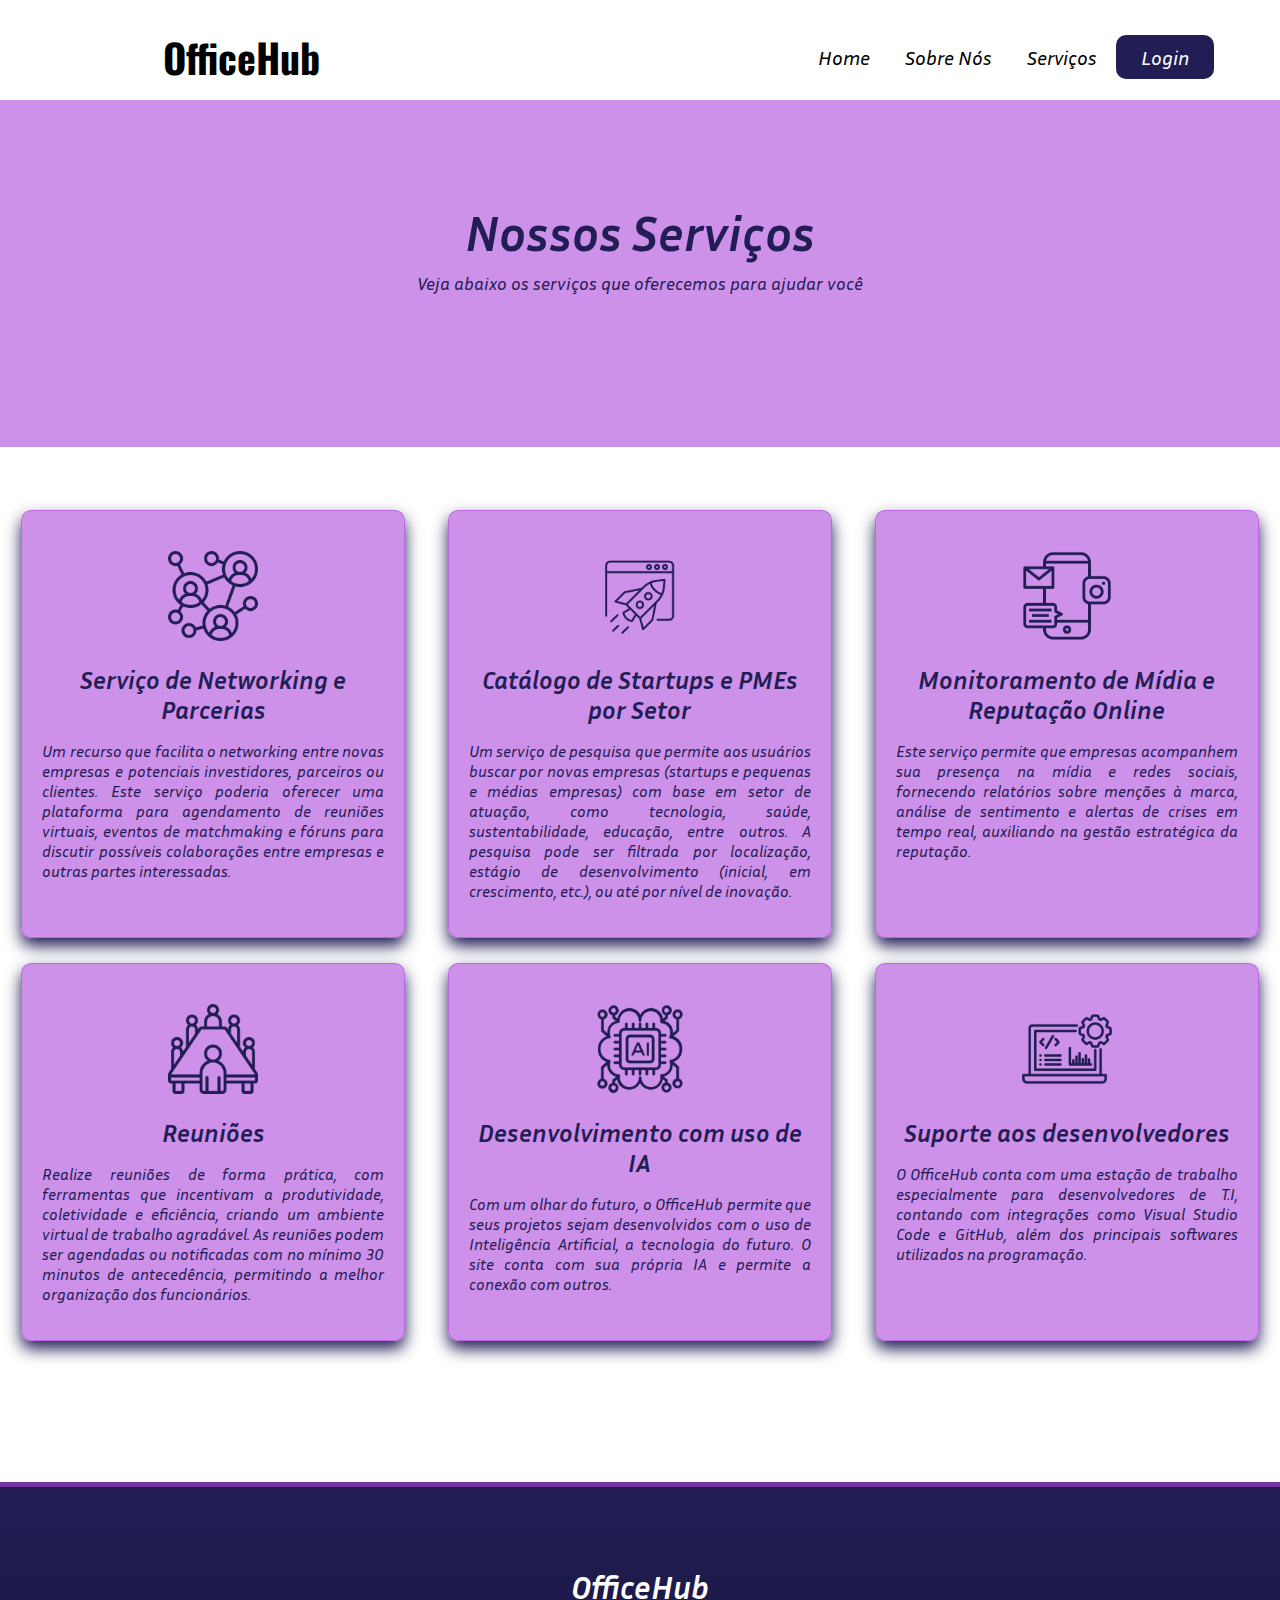
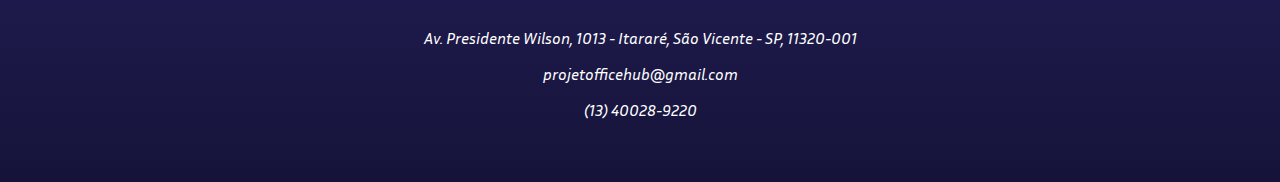
<file: expotec-1/serviços.html>
<!DOCTYPE html>
<html lang="pt-br">
<head>
    <meta charset="UTF-8">
    <meta http-equiv="X-UA-Compatible" content="IE=edge">
    <meta name="viewport" content="width=device-width, initial-scale=1.0">
    <meta name="description" content="serviços oferecidos por nós">
    <link rel="stylesheet" href="css/styles.css">
    <title> Serviço</title>
</head>
<body>
    <nav class="navbar">
        <div class="logo">
            <h1>OfficeHub</h1>
        </div>
            <div class="menu">
                <a href="index.html">Home</a>
                <a href="sobre nós.html">Sobre Nós</a>
                <a href="serviços.html">Serviços</a>
                <a href="http://localhost:85/expotec-php/login.php" id="botao">Login</a>
            </div>    
    </nav>

    <header class="header-servico">
        <div class="headline-servico">
            
            <h2>Nossos Serviços</h2>
            <h3>Veja abaixo os serviços que oferecemos para ajudar você</h3>
        </div>
    </header>

    <div class="card-servico">
        <div class="servico-txt">
            <img src="img/networking.png">
            <h3>Serviço de Networking e Parcerias</h3>
            <p style="text-align:justify">Um recurso que facilita o networking entre novas empresas e potenciais investidores, parceiros ou clientes. Este serviço poderia oferecer uma plataforma para agendamento de reuniões virtuais, eventos de matchmaking e fóruns para discutir possíveis colaborações entre empresas e outras partes interessadas.</p>
        </div>

        <div class="servico-txt">
            <img src="img/startup-icons.png">
            <h3>Catálogo de Startups e PMEs por Setor</h3>
            <p style="text-align:justify">Um serviço de pesquisa que permite aos usuários buscar por novas empresas (startups e pequenas e médias empresas) com base em setor de atuação, como tecnologia, saúde, sustentabilidade, educação, entre outros. A pesquisa pode ser filtrada por localização, estágio de desenvolvimento (inicial, em crescimento, etc.), ou até por nível de inovação.</p>
        </div>

        <div class="servico-txt">
            <img src="img/midia-social.png">
            <h3>Monitoramento de Mídia e Reputação Online</h3>
            <p style="text-align:justify">Este serviço permite que empresas acompanhem sua presença na mídia e redes sociais, fornecendo relatórios sobre menções à marca, análise de sentimento e alertas de crises em tempo real, auxiliando na gestão estratégica da reputação.</p>
        </div>

        <div class="servico-txt">
            <img src="img/reuniao-do-conselho.png">
            <h3>Reuniões</h3>
            <p style="text-align:justify">Realize reuniões de forma prática, com ferramentas que incentivam a produtividade, coletividade e eficiência, criando um ambiente virtual de trabalho agradável. As reuniões podem ser agendadas ou notificadas com no mínimo 30 minutos de antecedência, permitindo a melhor organização dos funcionários.</p>
        </div>

        <div class="servico-txt">
            <img src="img/conhecimento-de-ia (1).png">
            <h3>Desenvolvimento com uso de IA</h3>
            <p style="text-align:justify">Com um olhar do futuro, o OfficeHub permite que seus projetos sejam desenvolvidos com o uso de Inteligência Artificial, a tecnologia do futuro. O site conta com sua própria IA e permite a conexão com outros.</p>
        </div>

        <div class="servico-txt">
            <img src="img/sistemas-de-ti.png">
            <h3>Suporte aos desenvolvedores</h3>
            <p style="text-align:justify">O OfficeHub conta com uma estação de trabalho especialmente para desenvolvedores de T.I, contando com integrações como Visual Studio Code e GitHub, além dos principais softwares utilizados na programação.</p>
        </div>
    </div>

    <footer>
        <h1>OfficeHub</h1>
        <p> Av. Presidente Wilson, 1013 - Itararé, São Vicente - SP, 11320-001</p>
        <p>projetofficehub@gmail.com</p>
        <p>(13) 40028-9220</p>
    </footer>
</body>
</html>
</file>
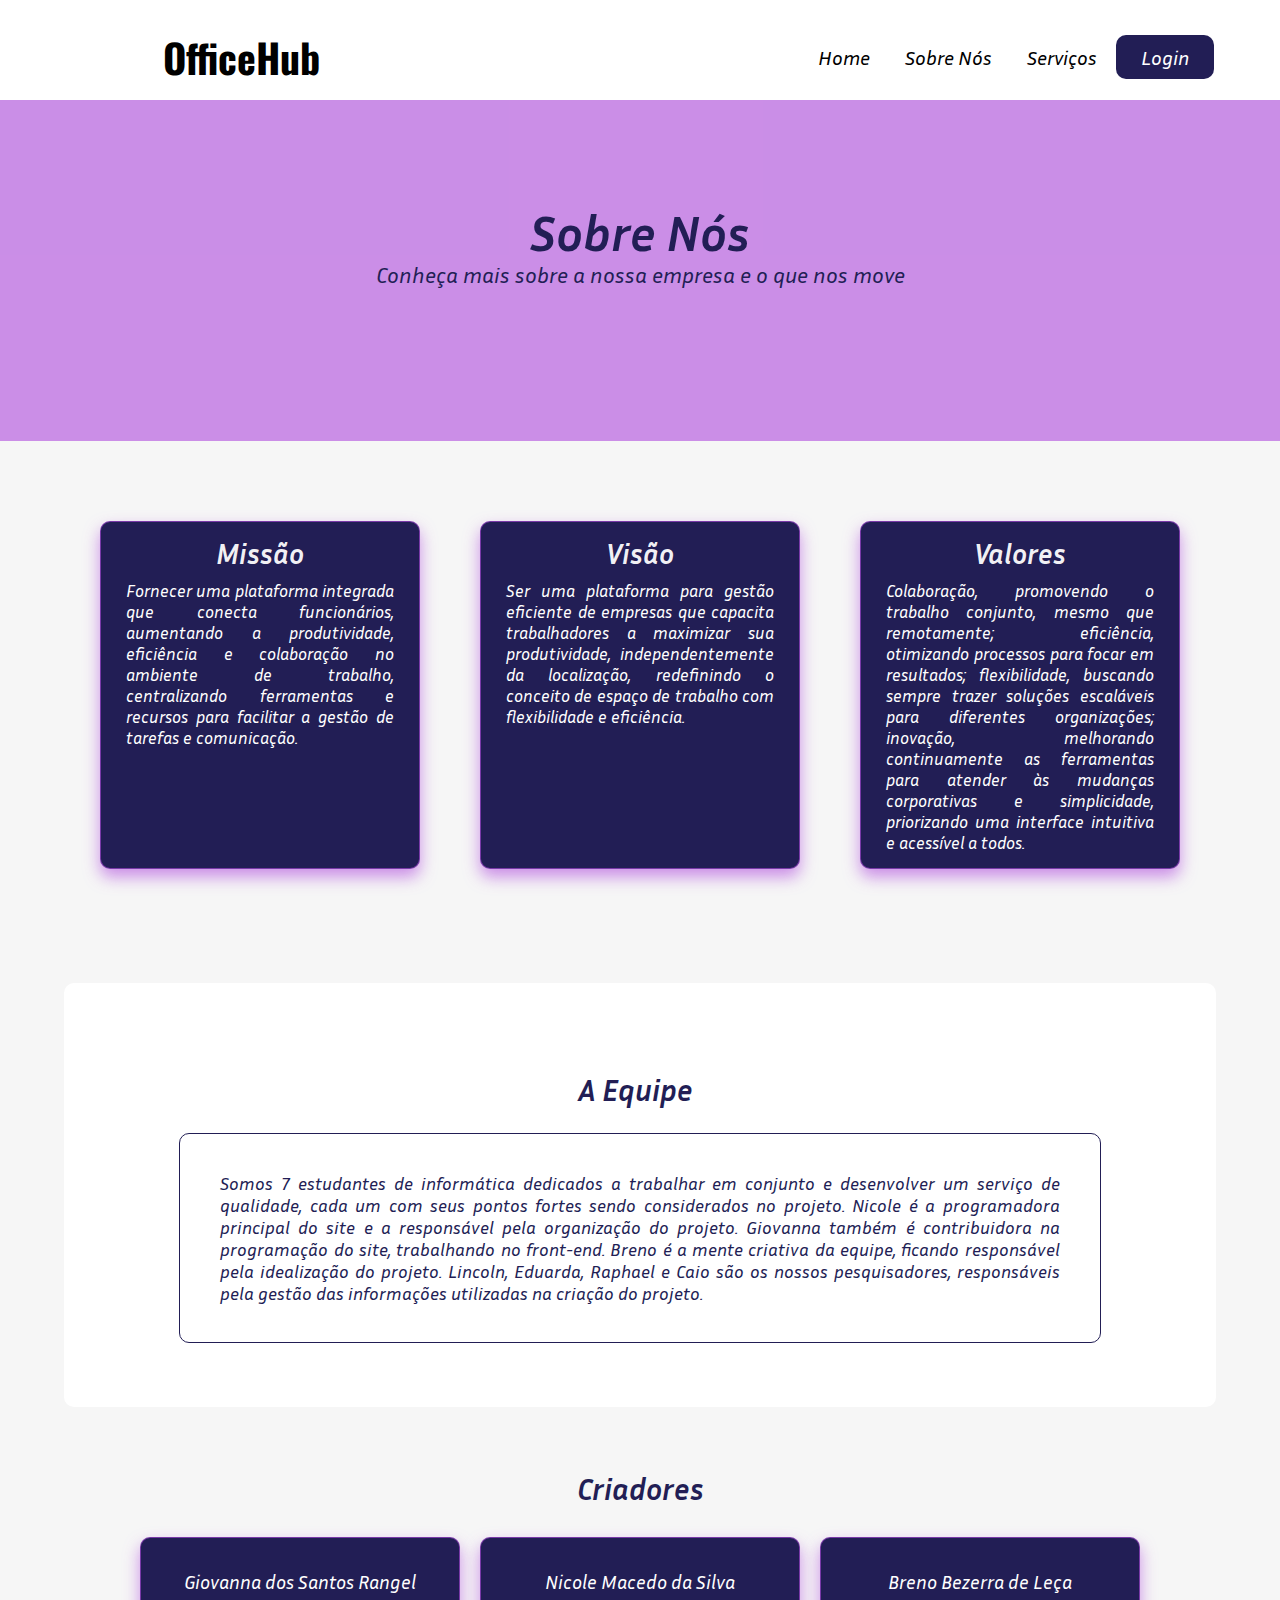
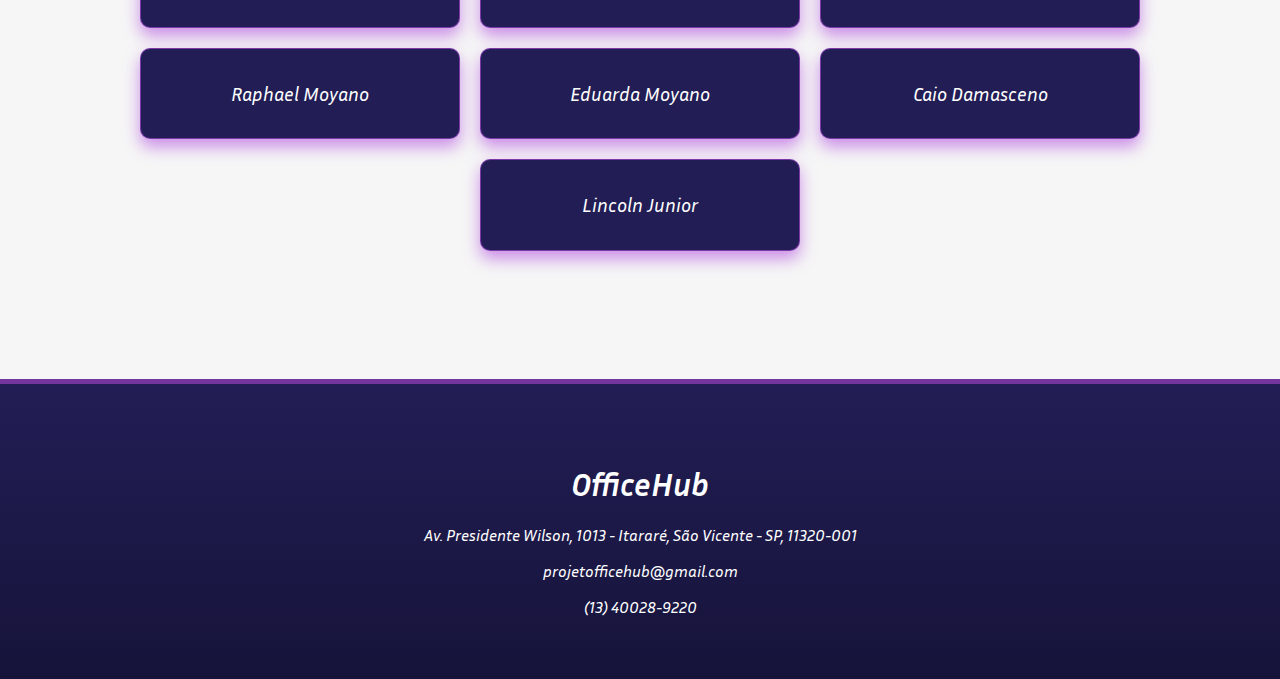
<file: expotec-1/sobre nós.html>
<!DOCTYPE html>
<html lang="pt-br">
<head>
    <meta charset="UTF-8">
    <meta http-equiv="X-UA-Compatible" content="IE=edge">
    <meta name="viewport" content="width=device-width, initial-scale=1.0">
    <meta name="description" content="características da empresa">
    <link rel="stylesheet" href="css/styles.css">
    <title>Sobre Nós - Nossa Empresa</title>
</head>
<style>
    body{
        background-color: #f5f5f5e1;
    }
</style>

<body>
    <nav class="navbar">
        <div class="logo">
            <h1>OfficeHub</h1>
        </div>
            <div class="menu">
                <a href="index.html">Home</a>
                <a href="sobre nós.html">Sobre Nós</a>
                <a href="serviços.html">Serviços</a>
                <a href="http://localhost:85/expotec-php/login.php" id="botao">Login</a>
            </div>    
    </nav>

    <div class="header-sobre-nos">
        <div class="headline-sobre-nos">
            <h2>Sobre Nós</h2>
            <h3>Conheça mais sobre a nossa empresa e o que nos move</h3>
        </div>
    </div>

     <div class="plano">
        <div class="negócio">
           <div>
            <h3>Missão</h3>
            <p>Fornecer uma plataforma integrada que conecta funcionários, aumentando a produtividade, eficiência e colaboração no ambiente de trabalho, centralizando ferramentas e recursos para facilitar a gestão de tarefas e comunicação. </p>
           </div>
        </div>
        
        <div class="negócio">
            <div>
            <h3>Visão</h3>
            <p>Ser uma plataforma para gestão eficiente de empresas que capacita trabalhadores a maximizar sua produtividade, independentemente da localização, redefinindo o conceito de espaço de trabalho com flexibilidade e eficiência.
            </p>
            </div>
    </div>
        
        <div class="negócio">
            <h3>Valores</h3>
            <p>Colaboração, promovendo o trabalho conjunto, mesmo que remotamente; eficiência, otimizando processos para focar em resultados; flexibilidade, buscando sempre trazer soluções escaláveis para diferentes organizações; inovação, melhorando continuamente as ferramentas para atender às mudanças corporativas e simplicidade, priorizando uma interface intuitiva e acessível a todos.</p>
        </div>
    </div>
    

    <div class="grupo">
        <h2>A Equipe</h2>
        <div class="apresentaçao">
            <div class="apresentacao-txt">
                <p>Somos 7 estudantes de informática dedicados a trabalhar em conjunto e desenvolver um serviço de qualidade, cada um com seus pontos fortes sendo considerados no projeto. Nicole é a programadora principal do site e a responsável pela organização do projeto. Giovanna também é contribuidora na programação do site, trabalhando no front-end. Breno é a mente criativa da equipe, ficando responsável pela idealização do projeto. Lincoln, Eduarda, Raphael e Caio são os nossos pesquisadores, responsáveis pela gestão das informações utilizadas na criação do projeto.</p>
            </div>
        </div>
    </div>

   
    <div class="equipe">
        <h2>Criadores</h2>

        <div class="membros">

        <div class="membro">
        <h3>Giovanna dos Santos Rangel</h3>
        </div>

        <div class="membro">
        <h3>Nicole Macedo da Silva</h3>
        </div>

        <div class="membro">
        <h3>Breno Bezerra de Leça</h3>
        </div>

        <div class="membro">
        <h3>Raphael Moyano</h3>
        </div>

       <div class="membro">
       <h3>Eduarda Moyano</h3>
       </div>

       <div class="membro">
       <h3>Caio Damasceno</h3>
       </div>

       <div class="membro">
       <h3>Lincoln Junior</h3>
       </div>

    </div>

       <footer>
        <h1>OfficeHub</h1>
        <p> Av. Presidente Wilson, 1013 - Itararé, São Vicente - SP, 11320-001</p>
        <p>projetofficehub@gmail.com</p>
        <p>(13) 40028-9220</p>
    </footer>
</body>
</html>
</file>
<file: expotec-1/css/styles.css>
@import url('https://fonts.googleapis.com/css2?family=Inria+Sans:ital,wght@0,300;0,400;0,700;1,300;1,400;1,700&family=Kanit:ital,wght@0,100;0,200;0,300;0,400;0,500;0,600;0,700;0,800;0,900;1,100;1,200;1,300;1,400;1,500;1,600;1,700;1,800;1,900&family=Kaushan+Script&family=Playwrite+DK+Loopet:wght@100..400&display=swap');
@import url('https://fonts.googleapis.com/css2?family=Inria+Sans:ital,wght@0,300;0,400;0,700;1,300;1,400;1,700&family=Kanit:ital,wght@0,100;0,200;0,300;0,400;0,500;0,600;0,700;0,800;0,900;1,100;1,200;1,300;1,400;1,500;1,600;1,700;1,800;1,900&display=swap');
@import url('https://fonts.googleapis.com/css2?family=Oswald:wght@200..700&display=swap');

*{  font-family: 'Inria Sans';
    font-style: italic;
    font-weight: 500;
    font-display: swap;
box-sizing: border-box;
}

body{
    margin: 0;
}

.navbar{
    display: flex;
    flex-flow: row wrap;
    height: 100px;
    background: rgb(255, 255, 255);
    justify-content: center;
    align-items: center;
    position:fixed;
    width: 100%;
    z-index:0;
}

.logo{
    flex:20%;
    /*border:1px solid black; */
    text-align: right;
}

.logo h1{
    font-family: "Oswald", sans-serif;
    font-optical-sizing: auto;
    font-weight: 700;
    font-style: normal;
    font-size: 40px;
    color: #000000;
}

.menu{
    flex:70%;
   /* border:1px solid black;*/
    text-align: right;
    padding: 20px;
}

.menu a{
    text-decoration: none;
    color:#000000;
    font-size: 20px;
    padding: 20px 16px;
}

.menu a:hover{
    color:#16133a ;
  border-top:4px solid #000000; 
}

#botao{
    background:#221E55;
    padding: 10px 25px;
    color:rgb(255, 255, 255);
    border-radius:10px;
    margin-right:5%;
}

#botao:hover{
    border:none;
    background: #16133a;
}

.header{
    display: flex;
    flex-flow:row wrap;
    justify-content: center;
    align-items: center;
    background: #af4ddd9d   ;
    padding-top:50px;
    max-height: 600px;
}


.headline{
    margin:10%;
    flex: 40%;
    /* border: 1px solid black; */ 
    padding: 20px;
    text-align: center;
}

.headline h2{
    font-weight: 600;
    font-size:45px;
    color:#221E55  ;
    padding:0;
    margin:0;
    text-align: center;
}

.headline h3{
    font-weight: 400;
    color:#221E55;
    text-align: center;
    padding:0;
    margin: 0;
    font-size: 18px;
}

.img-headline{
    margin-right:10%;
    flex:30%;
   /* border: 1px solid deeppink; */
    text-align:center;
}

.login-btn{
    display: inline-block;
    background: #221E55 ;
    padding:15px 45px 15px 45px;
    color:rgb(255, 255, 255);
    border-radius:10px;
    text-decoration: none;
    margin: 5%;
    font-size: 16px;
   
}

.login-btn:hover{
 border:none;
    background: #16133a;
}

#link{
    margin:0;
    padding:0;
    font-size: 13px;
}

.cadastro-btn{
    color:#16133a;
}

.seçao-1{
    display: inline-block;
    margin-top:50px;
    /*border:1px solid black; */
    margin-left:5%;
    margin-right:5%;
    margin-bottom: 0%;
    padding:5%;
    padding-bottom: 10px;
    text-align: center;
    width:auto;
}

section h2{
    font-size: 38px;
    font-weight: 800;
    width: 100%;
    margin:0;
    padding:0;
    color: #221E55;
}

.servicos{
    display: inline-block;
    margin-top:5%;
}

.card{
    display: inline-block;
    width: 30%;
    padding:20px;
    margin:1%;
    border:1px solid #221E55 ;
    border-radius:10px;
    cursor:pointer;
}

.card h3{
    font-weight: 800;
    color: #221E55;
    font-size: 23px;
}

.card p{
    text-align: justify;
    margin:0;
    padding: 0;
    font-size: 16px;
}

.card img{
    padding: 0;
    max-width: 45px;
}

.card:hover{
    background: #221E55;
    padding:50px;
    
}

.card:hover img{
    display: none;
}

.card:hover .card-text{
    display: none;
}

.card:hover .texto-oculto{
    display:block;
    color: white;
}

.card:hover .texto-oculto h3{
    display:block;
    color: white;
    text-align: center;
    padding:0;
    margin:0;
    font-size: 23px;
   
}

.texto-oculto{
    display: none;
    }

.botao-serviços{
    text-align: center;
    color: white;
    margin-top: 10%;
    padding:15px 65px 15px 65px;   
    font-size: 16px;
}

.integraçao{
    background: #af4ddd9d;
    display:flex;
    flex-flow:row wrap;
    justify-content: center;
    align-items: center;
    margin:5%;
    margin-bottom: 0%;
    padding: 20px 35px 20px 30px;
    max-height: 600px;
    border-radius: 10px;
}

.parceiros{
    margin-left:3%;
    flex: 40%;
   /* border: 1px solid black; */
    padding: 30px;
    text-align: center;
}

.parceiros h2{
    font-weight: 600;
    font-size:45px;
    color:#221E55;
    text-align: center;
}

.parceiros h3{
    font-weight: 400;
    color:#221E55;
    text-align: center;
    padding:0;
    margin: 0;
    font-size: 20px;
}

.apps{
    overflow-x:scroll;
    display:flex;
    margin-top: 0;
    margin:5%;
    padding:15px;
    padding-bottom: 10px;
}

.div-apps{
    box-shadow: #af4ddd9d 0px 0.5rem 1rem 0px;
    flex: 0 0 auto;
    display:flex;
    padding: 20px;
    width:800px;
    margin:2%;
    /*border:1px solid #221E55 ;*/
    border-radius:10px;
    cursor:grab;
}

.div-apps h2{
    font-weight: 600;
    color: #221E55;
    text-align: center;
    font-size: 40px;
    margin-top:5%;
    margin-bottom:0;
}

.div-apps h3{
    color: #221E55;
    font-weight: 300;
    text-align: center;
    font-size: 20px;
    margin: 0;
}

.img-apps{
    margin:5%;
    flex:40%;
  /*border: 1px solid deeppink; */
    text-align:center;
}

footer{
    text-align: center;
    margin-top:10%;
    height:300px;
    background-image:linear-gradient(180deg,#221E55,#16133a);
    border-top: 5px solid #af4ddd9d;
}

footer h1{
    padding-top: 60px;
    font-weight: 600;
    color: white;
}

footer p{
    font-weight: 400;
    color: white;
}

/* login */

.login{
    box-shadow: #af4dddda 0px 0.5rem 1rem 0px;
    display:flex;
    background-color:#af4ddd9d ;
    position: absolute;
    top: 50%;
    left: 50%;
    margin-top: 5%;
    transform: translate(-50%,-50%);
    padding:40px 60px 40px 60px;
    border-radius: 10px;
    color: #fff;
}

.informações h1{
    color:white;
   font-weight: 500;
   text-align: center;
   padding-bottom: 20px;
   margin:5%;
   margin-top: 0;
}

.informações{
    align-items: center;
    margin:0;
    padding:20px;
   /* border: 2px solid black; */
}

.informações h2{
    font-size:10px;
    margin-top:5%;
    padding:0;
    color:white;
    text-align: center;
}

.link-cadastro{
    text-decoration: none;
    color:#221E55;
}

.dados{
    display:block;
    padding: 20px;
    border: none;
    outline: none;
    font-size: 15px;
    margin:3%;
    margin-top:0;
    text-align: center;
    border-radius: 10px;
}

.botao-entrar{
    display:inline-block;
    background:#221E55;
    border: none;
    padding: 16px 30px 16px 30px;
    border-radius: 10px;
    color:white;
    text-decoration: none;
    font-size: 15px;
    margin-top:15px;
    margin-left: 54px;
    margin-right:54px;
}

.botao-entrar:hover{
    background:#16133a;
}

/* cadastro */

.cadastro{
    box-shadow: #af4dddda 0px 0.5rem 1rem 0px;
    z-index: -1;
    display:flex;
    background-color:#af4ddd9d ;
    position: absolute;
    top:75%;
    left:50%;
    transform: translate(-50%,-50%);
    margin-top:5%;
    padding:30px 55px 30px 55px;
    border-radius: 10px;
    color: #fff;
    max-height:840px;
}

form h1{
    color:white;
    font-weight: 500;
    text-align: center;
    padding-bottom: 20px;
    margin-top: 0;
    margin:5%;
}

.input-formulario{
    position: relative;
}

.label-input{
    position: absolute;
    top: 0px;
    left: 0px;
    pointer-events: none;
    transition: .5s;
}

.input-cadastro:focus ~ .label-input,
.input-cadastro:valid ~ .label-input{
            top: -15px;
            font-size: 15px;
            font-weight: 600;
            color: #221E55 ;
        }

.input-cadastro{
    background: none;
    border: none;
    border-bottom: 1px solid white;
    outline: none;
    color: white;
    margin: 25px 10px 25px 10px;
    font-size: 15px;
    width: 100%;
}

.sexo{
    display:inline-block;
    margin:3%;
    margin-top: 0%;
    padding-bottom: 20px;
}

.link-login{
    text-decoration: none;
    color:#221E55;
    margin: 3%;
}

form h2{
    font-size: 10px;
    text-align: center;
}

.btn-cadastrar{
    display:inline-block;
    background:#221E55;
    border: none;
    padding: 16px 33px 16px 33px;
    border-radius: 10px;
    color:white;
    text-decoration: none;
    font-size: 15px;
    margin-top:15px;
    margin-left: 54px;
    margin-right:54px;
}

.btn-cadastrar:hover{
    background:#16133a;
}

/*sistema*/

main{
    display:flex;
    position: relative;
    z-index: 1;
    margin:0;
}

.header-sistema{
    display:flex;
    flex:30%;
    flex-flow:row wrap;
    justify-content: center;
    align-items: center;
    background: #221E55;
    max-height: 100px;
    width: 200vh;
    margin:0;
}

.headline-msg{
   margin: 0px 0px 10px 0px;
    flex: 40%;
    /* border: 1px solid black; */
    text-align: center;
}

.headline-msg h2{
    font-weight: 600;
    font-size:17px;
    color:#ffffff ;
    text-align: left;
    margin: 10px 0px 0px 10px;
    padding: 10px 0px 0px 10px;
}

.headline-msg h3{
    font-weight: 400;
    color:#ffffff;
    text-align: left;
    font-size: 19px;
    margin: 5px 0px 5px 10px;
    padding: 0px 0px 10px 10px;
}

.headline-msg u{
    text-decoration: none;
    color:#ffffff;
    font-weight: 600;
    margin-bottom:0;
    padding:0;
}

.funcoes{
    text-align: center;
    display:flex;
    position:absolute;
    top: 250px;
    left: 350px;
    margin:0;
}

.funcoes-btn{
    text-align: center;
    padding:40px;
    margin:50px 50px 50px 30px;
    border: 3px solid #221E55;
    border-radius: 8px;
    cursor: pointer;
    background: #221E55;
    box-shadow: #4e1e659d 0px 0.5rem 1rem 0px;
}

.funcoes-btn:hover{
    background: #16133a;
}

.funcoes-btn:hover h3{
    color:#ffffff;
}

.funcoes-icon{
    display:block;
    margin:15px;
    height:170px;
    width:170px;
    padding:0;
}

.funcoes-btn h3{
    font-size:25px;
    font-weight: 600;
    color:#ffffff;
    margin: 0px 0px 10px 0px;
}

/* sobre nos */

.header-sobre-nos{
    display: flex;
    flex-flow: row wrap;
    justify-content: center;
    align-items: center;
    background:  #af4ddd9d;
    padding: 80px 120px 70px 120px;
    max-height: 500px;
}
.headline-sobre-nos {
    margin: 6%;
    flex: 40%;
    padding: 20px;
    text-align: center;
}

.headline-sobre-nos h2 {
    font-weight: 600;
    font-size: 50px;
    color: #221E55;
    margin:0;
    padding:0;
    padding-top:40px;
    
}

.headline-sobre-nos h3 {
    font-weight: 400;
    color: #221E55;
    font-size: 22px;
    margin-top:10px;
    margin:0;
    padding:0;
}

.grupo {
    margin:5%;
    padding: 5%;
    text-align: center;
    background: #fff;
    border-radius: 10px;
}

.grupo h2{
    text-align: center;
    font-size:30px;
    font-weight: 600;
    color: #221E55;
    padding:0;
    margin-right:10px;
}

.apresentaçao{
    display: flex;
    flex-wrap: wrap;
    justify-content: center;
    gap: 10px;
    margin-top: 20px;
}

.apresentacao-txt {
    background: #ffffff;
    border: 1px solid #221E55;
    border-radius: 10px;
    padding: 20px 40px 20px 40px; 
    width: 90%;
    cursor: pointer;
    transition: all 0.3s ease;
    text-align: center;
}

.apresentacao-txt h2{
    font-weight: 800;
    color: #221E55;
    font-size: 45px;
}

.apresentacao-txt p {
    color: #221E55;
    font-size: 18px;
    text-align: justify;
}

.apresentacao-txt:hover {
    background: #221E55;
    color: white;
}

.apresentacao-txt:hover p {
    color: white;
}

.plano{
    display: flex;
    flex-wrap: wrap;
    justify-content: center;
    margin:0;
}

.negócio{
    display: inline-block;
    width: 25%;
    padding:10px 20px 10px 20px ;
    margin:80px 30px 50px 30px;
    border:1px solid #af4ddd9d ;
    background: #221E55;
    box-shadow: #af4ddd9d 0px 0.5rem 1rem 0px;
    border-radius:10px;
    cursor:pointer;
}

.negócio h3{
   font-weight: 800;
   color: #fffffff0;
   font-size: 28px;
   margin: 5px 0px 10px 0px;
   text-align: center;
}

.negócio p{
   text-align: justify;
   margin:5px;
   color:#ffffff;
   padding: 0;
   font-size: 17px;
}

.equipe {
    text-align: center;
    margin-top: 30px;
}

.equipe h2{
    margin:0;
    font-weight: 600;
    color: #221E55;
    font-size: 30px;
}

.membros {
    display: flex;
    flex-wrap: wrap;
    justify-content: center;
    gap:20px;
    margin-top: 30px;
}

.membro {
    width: 25%;
    padding: 15px;
    border:1px solid #af4ddd9d ;
    background: #221E55;
    box-shadow: #af4ddd9d 0px 0.5rem 1rem 0px;
    border-radius: 10px;
    transition: all 0.3s ease;
    text-align: center;
}

.membro h3{
    color:#ffffff
}

.membro:hover{
    background:#16133a;
}


footer{
text-align: center;
margin-top:10%;
height:300px;
background-image:linear-gradient(180deg,#221E55,#16133a);
border-top: 5px solid #af4ddd9d;
}

footer h1{
padding-top: 60px;
font-weight: 600;
color: white;
}

footer p{
font-weight: 400;
color: white;
}

/*serviços*/

.header-servico{
    display: flex;
    flex-flow: row wrap;
    justify-content: center;
    align-items: center;
    background:  #af4ddd9d;
    padding: 80px 120px 70px 120px;
    max-height: 500px;
}

.headline-servico {
    margin: 6%;
    flex: 40%;
    padding: 20px;
    text-align: center;
}

.headline-servico h2 {
font-weight: 600;
font-size: 50px;
color: #221E55;
margin:0;
padding-top:40px;
}

.headline-servico h3 {
    font-weight: 400;
    color: #221E55;
    font-size: 18px;
    margin: 0;
    padding-top: 10px;
}

.card-servico {
    display: flex;
    justify-content: space-around;
    flex-wrap: wrap;
    margin-top: 50px;
}

.servico-txt {
display: inline-block;
width: 30%;
padding:20px;
margin:1%;
border:1px solid #af4ddd9d ;
background: #af4ddd9d;
box-shadow: #221E55 0px 0.5rem 1rem 0px;
border-radius:10px;
cursor:pointer;
text-align: center;
}

.servico-txt h3{
    text-align: center;
    font-size: 25px;
    font-weight: 600;
    color:#221E55;
    margin:0;
}

.servico-txt img{
    width: 130px;
    height:130px;
    padding:20px;
}

.servico-txt p{
    font-size:16px;
    color:#221E55;
}
</file>
